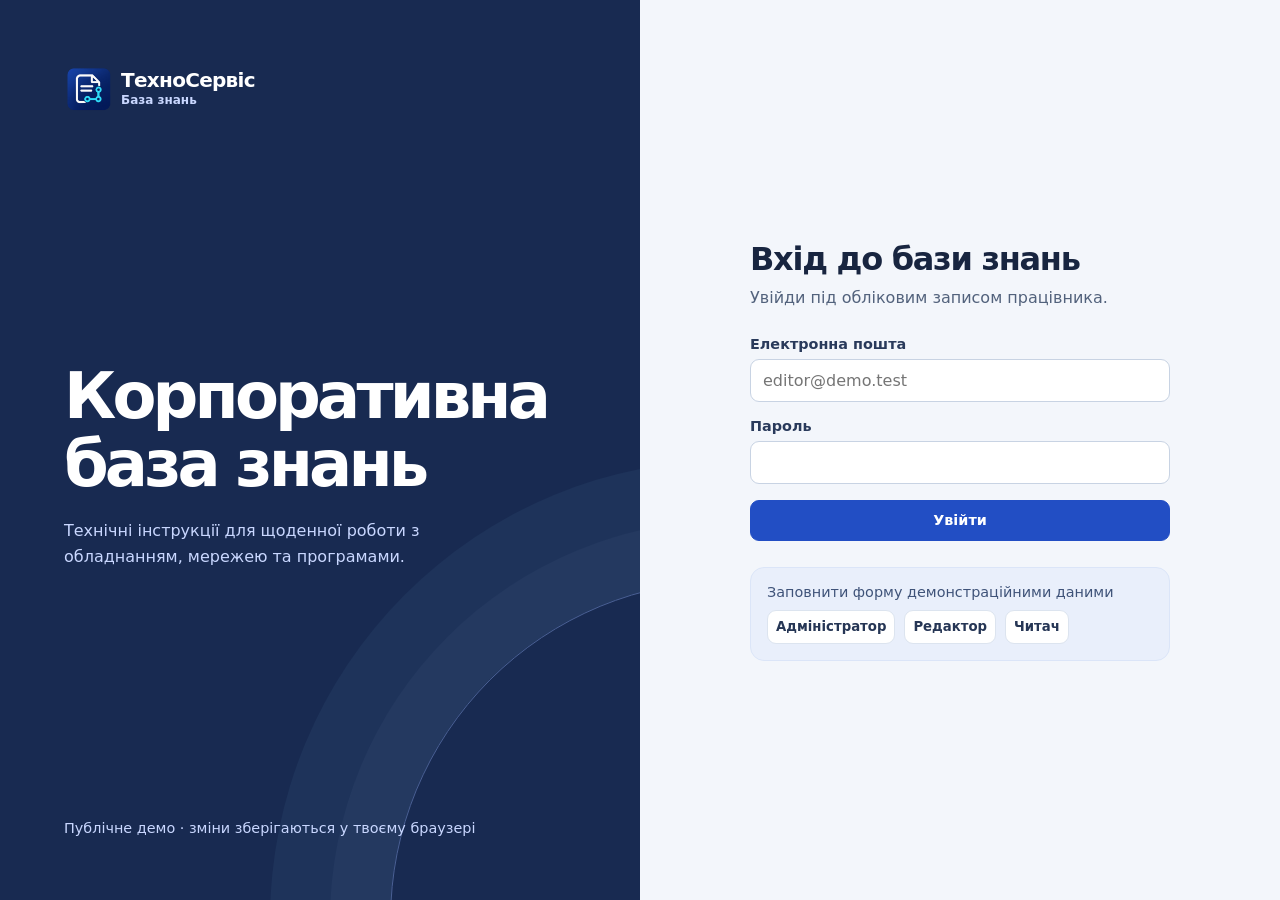
<file: index.html>
<!doctype html>
<html lang="uk">
<head>
  <meta charset="utf-8">
  <meta name="viewport" content="width=device-width, initial-scale=1">
  <meta name="theme-color" content="#182a51">
  <title>База знань · ТехноСервіс</title>
  <link rel="icon" type="image/png" href="./brand.png">
  <link rel="stylesheet" href="./style.css">
  <script src="./demo-data.js" defer></script>
  <script src="./demo-runtime.js" defer></script>
  <script src="./app.js" defer></script>
  <meta name="description" content="ТехноСервіс — публічна демонстрація корпоративної бази знань, підбору інструкцій і підготовки звернень.">
</head>
<body>
  <div id="app"><p class="loading">Завантаження бази знань…</p></div>
  <output id="notice" class="notice" role="status" aria-live="polite"></output>
  <dialog id="dialog" aria-labelledby="dialog-title"></dialog>
</body>
</html>
</file>
<file: style.css>
:root {
  font-family: 'Segoe UI', system-ui, sans-serif;
  color: #182540;
  background: #f3f6fb;
  font-synthesis: none;
  --muted: #52627c;
  --line: #dce4ef;
  --blue: #224ec4;
  --navy: #182a51;
  --paper: #fff;
  --wash: #edf3ff;
  --radius: 14px;
}
*, *::before, *::after { box-sizing: border-box; }
[hidden] { display: none !important; }
body { margin: 0; min-width: 320px; }
h1, h2, h3, p { margin: 0; }
a { color: var(--blue); }
button, input, textarea, select { font: inherit; }
button { cursor: pointer; }
button:disabled { opacity: .6; cursor: wait; }
:focus-visible { outline: 3px solid #5080ee; outline-offset: 3px; }
.icon { width: 20px; height: 20px; flex: 0 0 20px; vertical-align: middle; }
.loading { padding: 42px; color: var(--muted); }
.brand { display: flex; align-items: center; gap: 7px; }
.brand-mark { display: block; flex: none; width: 44px; height: 44px; }
.brand-text { display: grid; gap: 3px; }
.brand-name { font-size: 18px; font-weight: 750; line-height: 1.05; letter-spacing: -.035em; }
.brand-product { font-size: .75rem; font-weight: 600; line-height: 1.1; color: var(--muted); }
.button { display: inline-flex; align-items: center; justify-content: center; gap: 8px; min-height: 41px; padding: 9px 14px; border: 1px solid var(--line); border-radius: 9px; background: white; color: #263655; font-weight: 650; font-size: .9rem; text-decoration: none; white-space: normal; }
.button:hover { background: var(--wash); border-color: #c4d2ed; }
.button.primary { background: var(--blue); color: white; border-color: var(--blue); }
.button.primary:hover { background: #183ca1; }
.button.subtle { background: transparent; border-color: transparent; color: var(--muted); }
.button.subtle:hover { color: var(--blue); background: var(--wash); }
.button.compact { min-height: 34px; padding: 5px 10px; }
.button.icon-button { padding: 8px; }
.muted { color: var(--muted); }
.login { min-height: 100vh; display: grid; grid-template-columns: minmax(320px, 1fr) minmax(380px, 1fr); }
.login-side { min-height: 100%; display: flex; flex-direction: column; justify-content: space-between; gap: 80px; color: white; padding: clamp(26px, 5vw, 76px); background: var(--navy); position: relative; isolation: isolate; overflow: hidden; }
.login-side .brand-mark { width: 50px; height: 50px; }
.login-side .brand-name { font-size: 20px; }
.login-side .brand-product { color: #c9d7ff; }
.login-side h1 { max-width: 13ch; font-size: clamp(2.5rem, 5vw, 5.1rem); line-height: 1.05; letter-spacing: -.06em; }
.login-side p { max-width: 41ch; margin-top: 20px; line-height: 1.65; color: #c9d7ff; }
.login-side small { color: #c9d7ff; font-size: .9rem; }
.login-side::before { content: ''; z-index: -1; position: absolute; width: 680px; height: 680px; right: -430px; bottom: -360px; border: 1px solid #4a6094; border-radius: 50%; box-shadow: 0 0 0 60px #243960, 0 0 0 120px #1e335a; }
.login-main { display: grid; place-items: center; padding: 40px 30px; }
.login-card { width: min(100%, 420px); }
.login-card h2 { font-size: 2rem; letter-spacing: -.04em; margin-bottom: 8px; }
.login-card > p { line-height: 1.5; margin-bottom: 26px; }
.fields { display: grid; gap: 16px; }
.field { display: grid; gap: 7px; color: #293a5b; font-size: .9rem; font-weight: 650; }
.field input, .field select, .field textarea { display: block; width: 100%; border: 1px solid #c8d3e3; border-radius: 9px; padding: 10px 12px; min-height: 43px; background: #fff; color: #172543; font-size: 1rem; font-weight: 400; }
.field textarea { resize: vertical; line-height: 1.6; min-height: 135px; }
.login-card .primary { width: 100%; }
.login-demo { padding: 16px; margin-top: 26px; background: #e9effb; border: 1px solid #dbe5f8; border-radius: var(--radius); }
.login-demo p { font-size: .9rem; color: #3f5379; margin-bottom: 10px; }
.login-demo .button { min-height: 34px; padding: 5px 8px; font-size: .83rem; }
.row { display: flex; gap: 9px; align-items: center; flex-wrap: wrap; }
.shell { min-height: 100vh; display: grid; grid-template-columns: 230px minmax(0, 1fr); }
.sidebar { display: flex; flex-direction: column; gap: 30px; padding: 24px 17px 16px; background: white; border-right: 1px solid var(--line); position: sticky; top: 0; height: 100vh; }
.sidebar .brand { padding: 0 5px; }
.sidebar nav { display: grid; gap: 5px; }
.nav-button { display: flex; align-items: center; gap: 11px; padding: 11px 12px; border: 0; border-radius: 9px; background: transparent; color: #425473; text-align: left; font-size: .92rem; font-weight: 650; }
.nav-button:hover, .nav-button[aria-current='page'] { background: var(--wash); color: #1c46b0; }
.sidebar-account { display: grid; grid-template-columns: 34px minmax(0, 1fr) 34px; align-items: center; gap: 9px; border-top: 1px solid var(--line); padding: 16px 0 0; margin-top: auto; }
.avatar { display: grid; place-items: center; width: 34px; height: 34px; border-radius: 9px; background: #e7edfc; color: #234ab2; font-weight: 750; }
.account-text { min-width: 0; }
.account-text strong, .account-text small { display: block; overflow: hidden; text-overflow: ellipsis; white-space: nowrap; }
.account-text strong { font-size: .85rem; }
.account-text small { color: var(--muted); font-size: .78rem; margin-top: 2px; }
.sidebar-account .icon-button { min-height: 34px; padding: 4px; }
.workspace { min-width: 0; }
.topbar { min-height: 66px; display: flex; gap: 15px; justify-content: space-between; align-items: center; padding: 10px clamp(20px, 4vw, 52px); background: #fff; border-bottom: 1px solid var(--line); }
.breadcrumbs { display: flex; align-items: center; gap: 10px; font-size: .9rem; color: #52627c; }
.breadcrumbs span:last-child { font-weight: 650; color: #253553; }
.content { width: min(100%, 1440px); margin-inline: auto; padding: 27px clamp(20px, 4vw, 52px) 38px; }
.hero { min-height: 212px; padding: 26px 31px; margin-bottom: 30px; position: relative; isolation: isolate; overflow: hidden; color: white; border-radius: 18px; background: linear-gradient(115deg, #182a51 22%, #1d3976 76%, #254b9b); }
.hero::after { content: ''; position: absolute; inset: 0; z-index: -2; background-image: linear-gradient(#bcd1ff20 1px, transparent 1px), linear-gradient(90deg, #bcd1ff20 1px, transparent 1px); background-size: 25px 25px; mask-image: linear-gradient(90deg, transparent 50%, black); }
.hero h1 { font-size: clamp(1.7rem, 3.1vw, 2.65rem); letter-spacing: -.045em; line-height: 1.1; }
.hero p { color: #d6e1ff; margin: 9px 0 19px; line-height: 1.5; }
.hero-art { display: grid; place-items: center; position: absolute; right: 10%; top: 20px; bottom: 20px; width: 130px; z-index: -1; }
.hero-art span { position: absolute; width: 98px; height: 115px; border-radius: 16px; border: 1px solid #afc5fe9e; transform: rotate(17deg) translate(18px, 4px); background: #3961b180; }
.hero-art span:nth-child(2) { transform: rotate(-13deg) translate(-20px, 5px); background: #3d62b0; }
.hero-art span:last-child { transform: rotate(3deg); background: #88a5ff; display: grid; place-items: center; color: #1b3786; box-shadow: 0 12px 35px #0a183a60; }
.hero-art .icon { width: 42px; height: 42px; }
.searchbox { display: flex; align-items: center; gap: 10px; width: min(100%, 500px); background: white; color: var(--muted); border: 1px solid #cbd7ea; border-radius: 10px; padding: 0 12px; }
.searchbox:focus-within { outline: 3px solid #87a7f6; outline-offset: 2px; }
.searchbox input { flex: 1; width: 100%; min-width: 0; min-height: 43px; border: 0; outline: none; background: transparent; color: #182540; }
.toolbar { margin-bottom: 17px; display: flex; align-items: center; justify-content: space-between; gap: 10px 20px; flex-wrap: wrap; }
.toolbar h2, .section-title { color: #172543; letter-spacing: -.035em; font-size: 1.55rem; }
.count { color: var(--muted); font-size: .88rem; margin-top: 4px; }
.filter-row { display: flex; gap: 7px; flex-wrap: wrap; }
.filter { border: 1px solid var(--line); border-radius: 8px; background: #fff; color: #425473; padding: 7px 11px; font-size: .85rem; font-weight: 650; }
.filter:hover, .filter[aria-pressed='true'] { background: #e7efff; border-color: #cddbf9; color: #1e45ae; }
.cards { display: grid; grid-template-columns: repeat(3, minmax(0, 1fr)); gap: 14px; }
.article-card { display: flex; flex-direction: column; min-width: 0; min-height: 176px; border: 1px solid var(--line); border-radius: var(--radius); background: white; padding: 15px; color: inherit; text-decoration: none; }
.article-card:hover { border-color: #9eb7ee; box-shadow: 0 6px 18px #163c8910; }
.card-top { display: flex; justify-content: space-between; align-items: center; gap: 9px; margin-bottom: 11px; }
.tile-icon { width: 34px; height: 34px; display: grid; place-items: center; border-radius: 9px; background: #eaf0ff; color: #284ebd; }
.tile-icon.network { color: #06726b; background: #e4f7f4; }
.tile-icon.program { color: #6841a6; background: #f2ebfe; }
.chip { padding: 4px 8px; border-radius: 6px; color: #415779; background: #eff3fa; font-size: .78rem; font-weight: 650; }
.article-card h3 { font-size: 1rem; letter-spacing: -.015em; margin-bottom: 6px; overflow-wrap: anywhere; }
.article-card p { color: var(--muted); font-size: .87rem; line-height: 1.45; overflow-wrap: anywhere; }
.card-bottom { margin-top: auto; padding-top: 12px; font-size: .78rem; color: #52627c; }
.panel, .empty { border: 1px solid var(--line); background: white; border-radius: var(--radius); padding: 20px; }
.empty { color: var(--muted); }
.section-head { display: grid; gap: 10px; margin-bottom: 20px; }
.detail { max-width: 940px; }
.detail h1 { font-size: clamp(1.8rem, 4vw, 2.7rem); letter-spacing: -.045em; overflow-wrap: anywhere; }
.detail .section-head { margin-top: 14px; }
.article-body { white-space: pre-wrap; overflow-wrap: anywhere; line-height: 1.7; }
.detail-actions { margin-top: 17px; }
.list { display: grid; gap: 11px; }
.list-item { display: flex; flex-wrap: wrap; gap: 10px 16px; align-items: center; justify-content: space-between; }
.list-item strong, .stack strong { overflow-wrap: anywhere; }
.stack { display: grid; gap: 8px; min-width: 0; }
.stack small { color: var(--muted); }
.notice { position: fixed; z-index: 10; bottom: 20px; right: 20px; background: #182a51; color: #fff; padding: 12px 16px; max-width: calc(100% - 40px); border-radius: 10px; box-shadow: 0 10px 30px #182a5130; }
.notice:empty { display: none; }
.error { background: #fff0f0; color: #982827; border-radius: 8px; padding: 9px 12px; margin-bottom: 9px; overflow-wrap: anywhere; }
dialog { width: min(700px, calc(100% - 28px)); max-height: calc(100% - 28px); border: 1px solid #dbe3ef; border-radius: 15px; padding: 21px; color: #172543; box-shadow: 0 20px 80px #10244a40; }
dialog::backdrop { background: #14244680; }
.dialog-head { display: flex; align-items: start; justify-content: space-between; gap: 10px; margin-bottom: 16px; }
.dialog-head h2 { font-size: 1.35rem; letter-spacing: -.03em; }
.dialog-actions { justify-content: flex-end; margin-top: 17px; }
.version { padding: 10px 0; border-bottom: 1px solid var(--line); }
.version summary { cursor: pointer; color: var(--blue); font-weight: 650; }
.version .article-body { margin: 10px 0; }
.visually-hidden { position: absolute; width: 1px; height: 1px; overflow: hidden; clip-path: inset(50%); white-space: nowrap; }
.diagnostic-layout { display: grid; grid-template-columns: minmax(260px, 360px) minmax(0, 1fr); gap: 24px; align-items: start; }
.diagnostic-layout > form { position: sticky; top: 20px; }
.diagnostic-results, .diagnostic-list { display: grid; gap: 14px; min-width: 0; }
.diagnostic-results h2 { font-size: 1.3rem; letter-spacing: -.03em; }
.diagnostic-match { display: grid; gap: 12px; overflow-wrap: anywhere; }
.diagnostic-match p, .diagnostic-intro p, .handoff p { line-height: 1.6; color: var(--muted); }
.diagnostic-intro, .handoff { display: grid; gap: 12px; }
.handoff .button { justify-self: start; }
.match-reasons { margin: 0; padding-left: 20px; line-height: 1.7; font-size: .88rem; color: #345383; }
.context-fields { margin: 0; padding: 16px; border: 1px solid var(--line); border-radius: 10px; }
.context-fields legend { padding: 0 7px; font-weight: 650; }
.check-field { display: flex; align-items: center; gap: 9px; font-size: .9rem; }
.check-field input { width: 18px; height: 18px; flex: none; }
.applicability { display: grid; grid-template-columns: repeat(auto-fit, minmax(180px, 1fr)); gap: 16px; margin: 0 0 16px; }
.applicability dt { color: var(--muted); font-size: .83rem; }
.applicability dd { margin: 5px 0 0; white-space: pre-wrap; overflow-wrap: anywhere; }
@media (max-width: 1050px) { .cards { grid-template-columns: repeat(2, minmax(0, 1fr)); } .hero-art { right: 5%; } }
@media (max-width: 800px) { .hero-art { display: none; } .shell { grid-template-columns: 186px minmax(0, 1fr); } .sidebar { padding-inline: 11px; } }
@media (max-width: 960px) { .diagnostic-layout { grid-template-columns: minmax(0, 1fr); } .diagnostic-layout > form { position: static; } }
@media (max-width: 680px) {
  .login { grid-template-columns: 1fr; }
  .login-side { min-height: auto; gap: 28px; }
  .login-side h1 { max-width: none; font-size: 2.2rem; }
  .login-side p { margin-top: 9px; }
  .login-side small { display: none; }
  .shell { display: block; }
  .sidebar { height: auto; position: static; padding: 12px; display: grid; grid-template-columns: 1fr auto; gap: 7px; border-width: 0 0 1px; }
  .sidebar nav { grid-row: 2; grid-column: 1 / -1; display: flex; flex-wrap: wrap; }
  .nav-button { padding: 7px 9px; font-size: .83rem; }
  .nav-button .icon { width: 15px; height: 15px; flex-basis: 15px; }
  .sidebar-account { grid-template-columns: minmax(0, 1fr) 34px; padding: 0; border: 0; margin: 0; }
  .sidebar-account .avatar, .account-text small { display: none; }
  .hero { padding: 22px; min-height: auto; }
  .topbar { min-height: 54px; }
}
@media (max-width: 460px) { .cards { grid-template-columns: 1fr; } .topbar, .content { padding-inline: 14px; } .breadcrumbs span:first-child, .breadcrumbs span:nth-child(2) { display: none; } }
</file>
